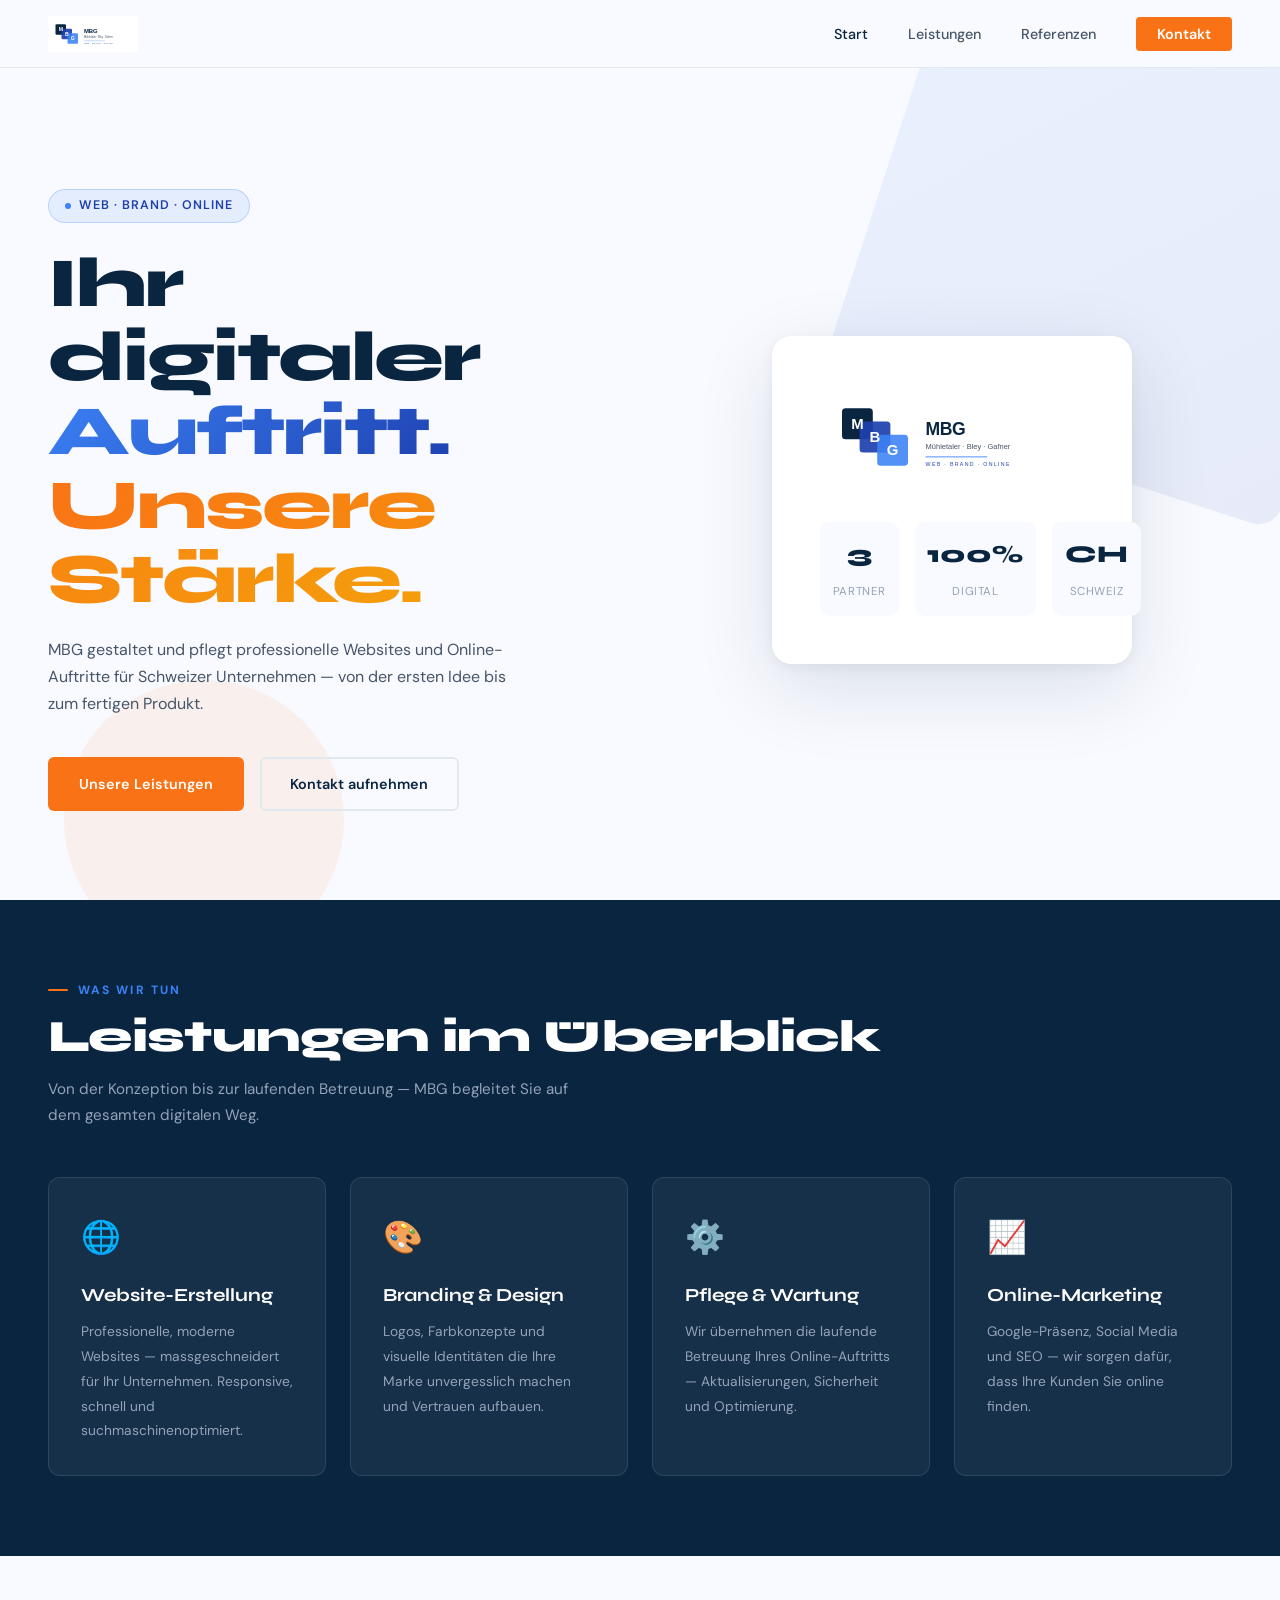
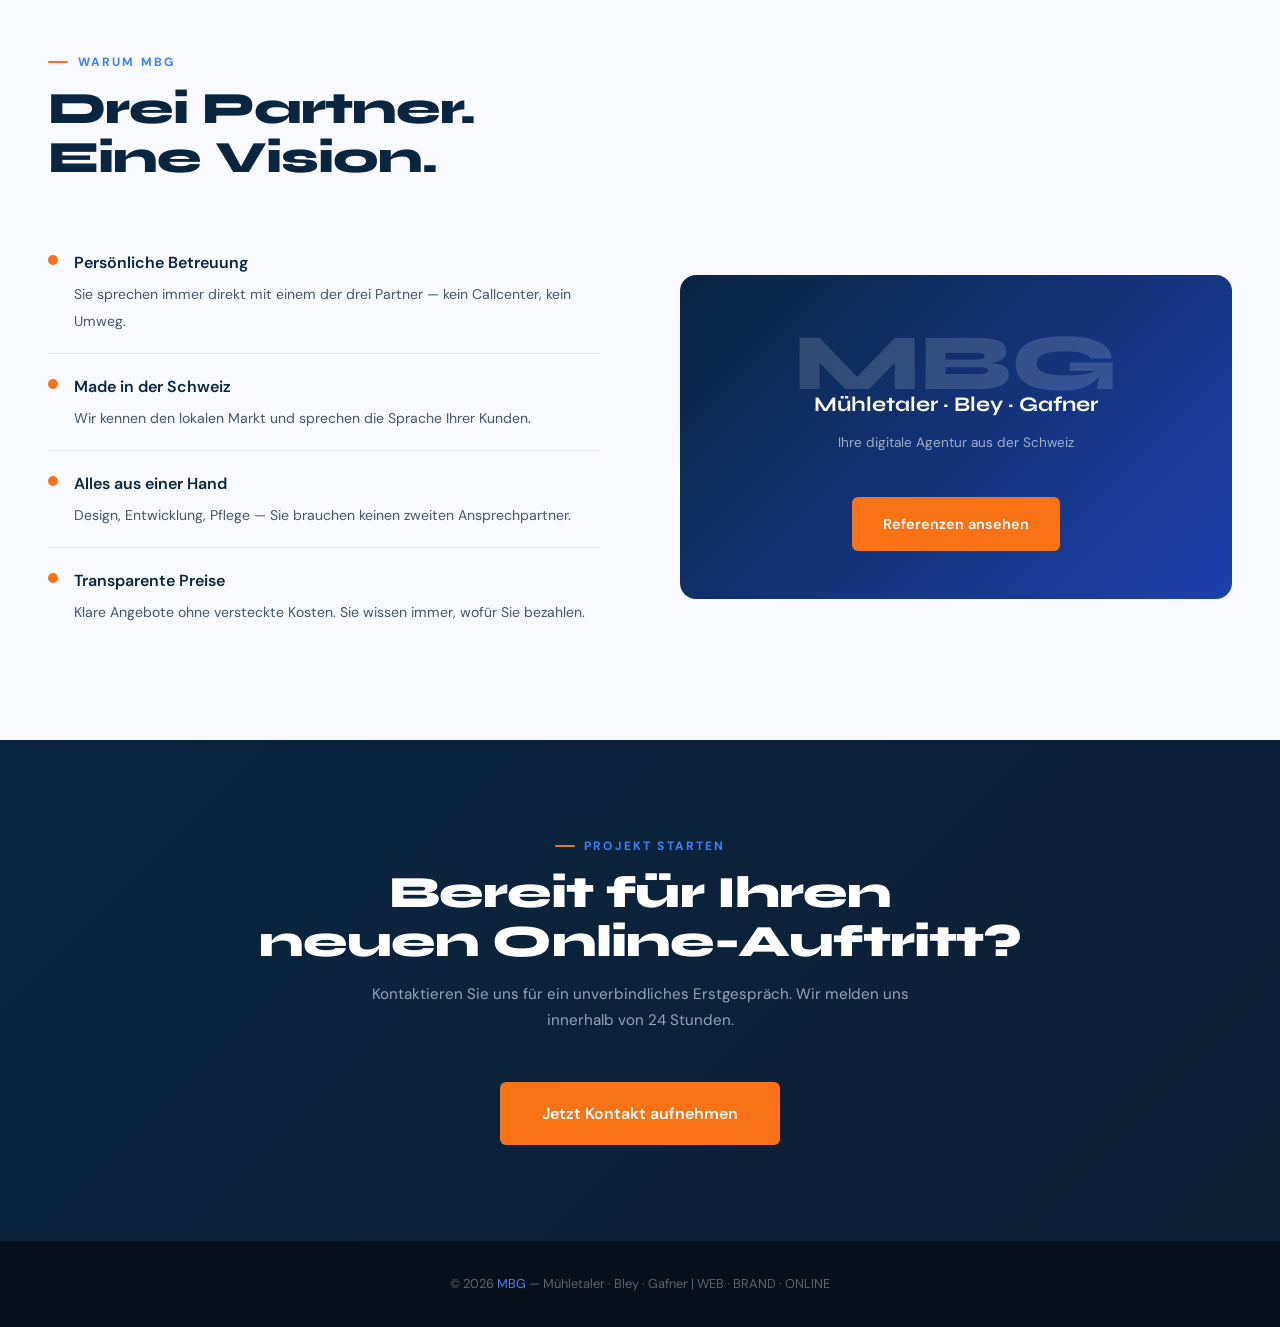
<file: index.html>
<!DOCTYPE html>
<html lang="de">
<head>
  <meta charset="UTF-8" />
  <meta name="viewport" content="width=device-width, initial-scale=1.0" />
  <title>MBG — Mühletaler · Bley · Gafner</title>
  <link rel="stylesheet" href="css/style.css" />
</head>
<body>

  <nav>
    <a href="index.html" class="nav-logo">
      <img src="assets/images/mbg-logo.svg" alt="MBG Logo" />
    </a>
    <ul class="nav-links">
      <li><a href="index.html">Start</a></li>
      <li><a href="leistungen.html">Leistungen</a></li>
      <li><a href="referenzen.html">Referenzen</a></li>
      <li><a href="kontakt.html" class="nav-cta">Kontakt</a></li>
    </ul>
    <button class="nav-toggle" aria-label="Menü">
      <span></span><span></span><span></span>
    </button>
  </nav>

  <main>

    <!-- HERO -->
    <section class="hero">
      <div class="hero-content">
        <span class="hero-badge">WEB · BRAND · ONLINE</span>
        <h1 class="hero-title">
          Ihr digitaler<br>
          <span class="highlight">Auftritt.</span><br>
          <span class="highlight-orange">Unsere Stärke.</span>
        </h1>
        <p class="hero-desc">
          MBG gestaltet und pflegt professionelle Websites und Online-Auftritte
          für Schweizer Unternehmen — von der ersten Idee bis zum fertigen Produkt.
        </p>
        <div class="hero-actions">
          <a href="leistungen.html" class="btn btn-primary">Unsere Leistungen</a>
          <a href="kontakt.html" class="btn btn-secondary">Kontakt aufnehmen</a>
        </div>
      </div>

      <div class="hero-visual">
        <div class="hero-logo-wrap">
          <img src="assets/images/mbg-logo.svg" alt="MBG — Mühletaler · Bley · Gafner" />
          <div class="hero-stats">
            <div class="stat">
              <span class="stat-num">3</span>
              <span class="stat-label">Partner</span>
            </div>
            <div class="stat">
              <span class="stat-num">100%</span>
              <span class="stat-label">Digital</span>
            </div>
            <div class="stat">
              <span class="stat-num">CH</span>
              <span class="stat-label">Schweiz</span>
            </div>
          </div>
        </div>
      </div>
    </section>

    <!-- LEISTUNGEN STRIP -->
    <div class="services-strip">
      <p class="section-label reveal">Was wir tun</p>
      <h2 class="section-title reveal" style="color: #fff;">Leistungen im Überblick</h2>
      <p class="section-sub reveal" style="color: #94a3b8;">
        Von der Konzeption bis zur laufenden Betreuung — MBG begleitet Sie auf dem gesamten digitalen Weg.
      </p>
      <div class="services-grid">
        <div class="service-card reveal">
          <span class="service-icon">🌐</span>
          <h3 class="service-title">Website-Erstellung</h3>
          <p class="service-desc">Professionelle, moderne Websites — massgeschneidert für Ihr Unternehmen. Responsive, schnell und suchmaschinenoptimiert.</p>
        </div>
        <div class="service-card reveal" style="transition-delay:0.1s">
          <span class="service-icon">🎨</span>
          <h3 class="service-title">Branding & Design</h3>
          <p class="service-desc">Logos, Farbkonzepte und visuelle Identitäten die Ihre Marke unvergesslich machen und Vertrauen aufbauen.</p>
        </div>
        <div class="service-card reveal" style="transition-delay:0.2s">
          <span class="service-icon">⚙️</span>
          <h3 class="service-title">Pflege & Wartung</h3>
          <p class="service-desc">Wir übernehmen die laufende Betreuung Ihres Online-Auftritts — Aktualisierungen, Sicherheit und Optimierung.</p>
        </div>
        <div class="service-card reveal" style="transition-delay:0.3s">
          <span class="service-icon">📈</span>
          <h3 class="service-title">Online-Marketing</h3>
          <p class="service-desc">Google-Präsenz, Social Media und SEO — wir sorgen dafür, dass Ihre Kunden Sie online finden.</p>
        </div>
      </div>
    </div>

    <!-- WARUM MBG -->
    <section>
      <p class="section-label reveal">Warum MBG</p>
      <h2 class="section-title reveal">Drei Partner.<br>Eine Vision.</h2>
      <div class="why-grid">
        <ul class="why-list">
          <li class="why-item reveal">
            <div class="why-dot"></div>
            <div class="why-text">
              <strong>Persönliche Betreuung</strong>
              <span>Sie sprechen immer direkt mit einem der drei Partner — kein Callcenter, kein Umweg.</span>
            </div>
          </li>
          <li class="why-item reveal" style="transition-delay:0.1s">
            <div class="why-dot"></div>
            <div class="why-text">
              <strong>Made in der Schweiz</strong>
              <span>Wir kennen den lokalen Markt und sprechen die Sprache Ihrer Kunden.</span>
            </div>
          </li>
          <li class="why-item reveal" style="transition-delay:0.2s">
            <div class="why-dot"></div>
            <div class="why-text">
              <strong>Alles aus einer Hand</strong>
              <span>Design, Entwicklung, Pflege — Sie brauchen keinen zweiten Ansprechpartner.</span>
            </div>
          </li>
          <li class="why-item reveal" style="transition-delay:0.3s">
            <div class="why-dot"></div>
            <div class="why-text">
              <strong>Transparente Preise</strong>
              <span>Klare Angebote ohne versteckte Kosten. Sie wissen immer, wofür Sie bezahlen.</span>
            </div>
          </li>
        </ul>

        <div class="why-visual reveal" style="transition-delay:0.15s">
          <div class="why-visual-num">MBG</div>
          <div class="why-visual-label">Mühletaler · Bley · Gafner</div>
          <div class="why-visual-sub">Ihre digitale Agentur aus der Schweiz</div>
          <br>
          <a href="referenzen.html" class="btn btn-primary" style="margin-top:1rem;">Referenzen ansehen</a>
        </div>
      </div>
    </section>

    <!-- CTA -->
    <div class="contact-section reveal">
      <p class="section-label">Projekt starten</p>
      <h2 class="section-title">Bereit für Ihren<br>neuen Online-Auftritt?</h2>
      <p class="section-sub">
        Kontaktieren Sie uns für ein unverbindliches Erstgespräch.
        Wir melden uns innerhalb von 24 Stunden.
      </p>
      <a href="kontakt.html" class="btn btn-primary" style="font-size:1rem; padding: 1rem 2.5rem;">
        Jetzt Kontakt aufnehmen
      </a>
    </div>

  </main>

  <footer>
    <p>© 2026 <span>MBG</span> — Mühletaler · Bley · Gafner | WEB · BRAND · ONLINE</p>
  </footer>

  <script src="js/main.js"></script>
</body>
</html>
</file>
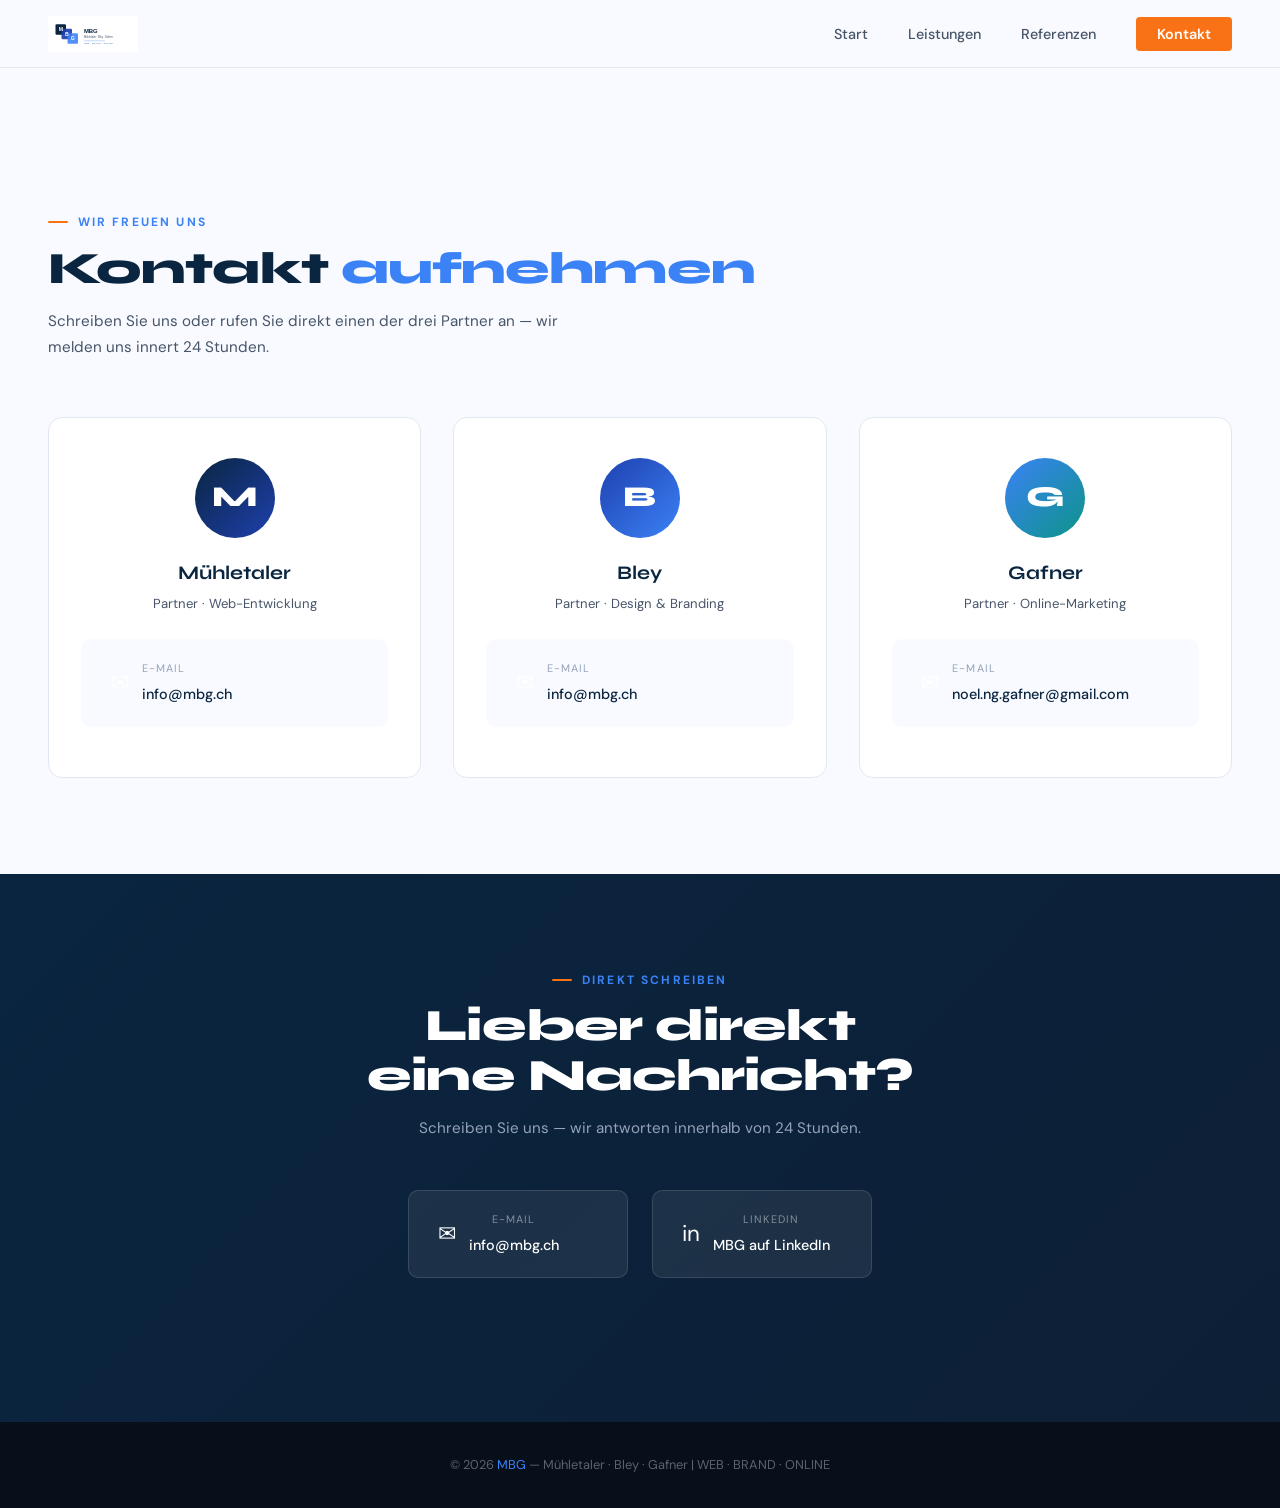
<file: kontakt.html>
<!DOCTYPE html>
<html lang="de">
<head>
  <meta charset="UTF-8" />
  <meta name="viewport" content="width=device-width, initial-scale=1.0" />
  <title>Kontakt — MBG</title>
  <link rel="stylesheet" href="css/style.css" />
</head>
<body>

  <nav>
    <a href="index.html" class="nav-logo">
      <img src="assets/images/mbg-logo.svg" alt="MBG Logo" />
    </a>
    <ul class="nav-links">
      <li><a href="index.html">Start</a></li>
      <li><a href="leistungen.html">Leistungen</a></li>
      <li><a href="referenzen.html">Referenzen</a></li>
      <li><a href="kontakt.html" class="nav-cta">Kontakt</a></li>
    </ul>
    <button class="nav-toggle" aria-label="Menü">
      <span></span><span></span><span></span>
    </button>
  </nav>

  <main>
    <section style="padding-top: 9rem;">
      <p class="section-label reveal">Wir freuen uns</p>
      <h1 class="section-title reveal">Kontakt <span style="color: var(--sky);">aufnehmen</span></h1>
      <p class="section-sub reveal">
        Schreiben Sie uns oder rufen Sie direkt einen der drei Partner an —
        wir melden uns innert 24 Stunden.
      </p>

      <!-- Partner -->
      <div class="partner-grid" style="margin-top: 3.5rem;">

        <div class="partner-card reveal">
          <div class="partner-avatar" style="background: linear-gradient(135deg, #0A2540, #1E40AF);">M</div>
          <div class="partner-name">Mühletaler</div>
          <div class="partner-role" style="margin-bottom:1.5rem;">Partner · Web-Entwicklung</div>
          <a href="mailto:info@mbg.ch" class="contact-item" style="text-align:left; min-width:unset; margin-bottom:0.6rem; background: var(--bg);">
            <div class="contact-icon">✉</div>
            <div>
              <span class="contact-label" style="color: var(--light);">E-Mail</span>
              <span class="contact-value" style="color: var(--navy);">info@mbg.ch</span>
            </div>
          </a>
        </div>

        <div class="partner-card reveal" style="transition-delay:0.1s">
          <div class="partner-avatar" style="background: linear-gradient(135deg, #1E40AF, #3B82F6);">B</div>
          <div class="partner-name">Bley</div>
          <div class="partner-role" style="margin-bottom:1.5rem;">Partner · Design & Branding</div>
          <a href="mailto:info@mbg.ch" class="contact-item" style="text-align:left; min-width:unset; margin-bottom:0.6rem; background: var(--bg);">
            <div class="contact-icon">✉</div>
            <div>
              <span class="contact-label" style="color: var(--light);">E-Mail</span>
              <span class="contact-value" style="color: var(--navy);">info@mbg.ch</span>
            </div>
          </a>
        </div>

        <div class="partner-card reveal" style="transition-delay:0.2s">
          <div class="partner-avatar" style="background: linear-gradient(135deg, #3B82F6, #0D9488);">G</div>
          <div class="partner-name">Gafner</div>
          <div class="partner-role" style="margin-bottom:1.5rem;">Partner · Online-Marketing</div>
          <a href="mailto:noel.ng.gafner@gmail.com" class="contact-item" style="text-align:left; min-width:unset; margin-bottom:0.6rem; background: var(--bg);">
            <div class="contact-icon">✉</div>
            <div>
              <span class="contact-label" style="color: var(--light);">E-Mail</span>
              <span class="contact-value" style="color: var(--navy);">noel.ng.gafner@gmail.com</span>
            </div>
          </a>
        </div>

      </div>
    </section>

    <!-- Allgemeiner Kontakt -->
    <div class="contact-section reveal">
      <p class="section-label">Direkt schreiben</p>
      <h2 class="section-title">Lieber direkt<br>eine Nachricht?</h2>
      <p class="section-sub">
        Schreiben Sie uns — wir antworten innerhalb von 24 Stunden.
      </p>
      <div class="contact-items">
        <a href="mailto:info@mbg.ch" class="contact-item">
          <div class="contact-icon">✉</div>
          <div>
            <span class="contact-label">E-Mail</span>
            <span class="contact-value">info@mbg.ch</span>
          </div>
        </a>
        <a href="https://www.linkedin.com/company/mbg" target="_blank" class="contact-item">
          <div class="contact-icon">in</div>
          <div>
            <span class="contact-label">LinkedIn</span>
            <span class="contact-value">MBG auf LinkedIn</span>
          </div>
        </a>
      </div>
    </div>
  </main>

  <footer>
    <p>© 2026 <span>MBG</span> — Mühletaler · Bley · Gafner | WEB · BRAND · ONLINE</p>
  </footer>

  <script src="js/main.js"></script>
</body>
</html>
</file>
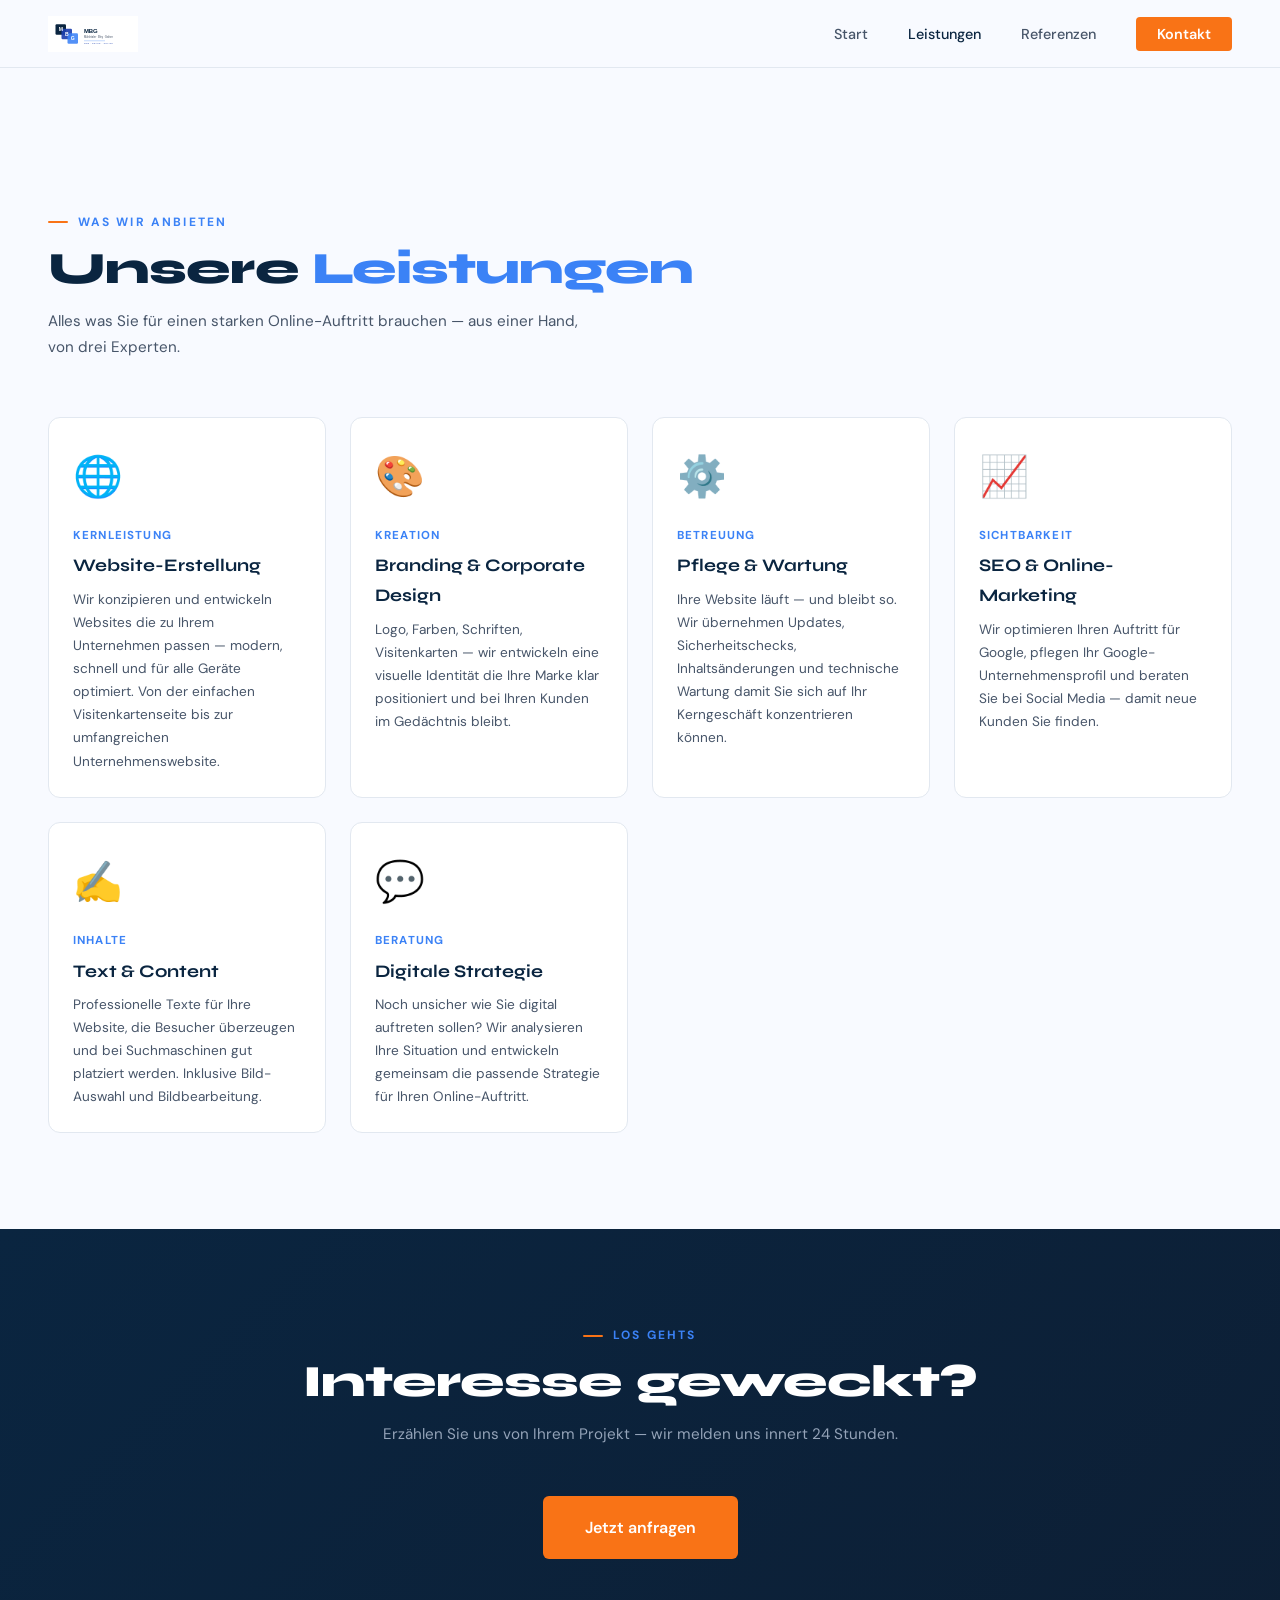
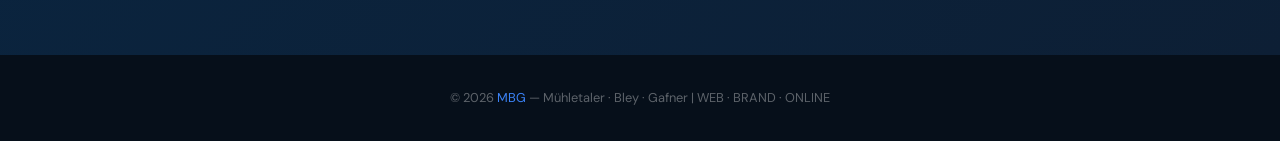
<file: leistungen.html>
<!DOCTYPE html>
<html lang="de">
<head>
  <meta charset="UTF-8" />
  <meta name="viewport" content="width=device-width, initial-scale=1.0" />
  <title>Leistungen — MBG</title>
  <link rel="stylesheet" href="css/style.css" />
</head>
<body>

  <nav>
    <a href="index.html" class="nav-logo">
      <img src="assets/images/mbg-logo.svg" alt="MBG Logo" />
    </a>
    <ul class="nav-links">
      <li><a href="index.html">Start</a></li>
      <li><a href="leistungen.html">Leistungen</a></li>
      <li><a href="referenzen.html">Referenzen</a></li>
      <li><a href="kontakt.html" class="nav-cta">Kontakt</a></li>
    </ul>
    <button class="nav-toggle" aria-label="Menü">
      <span></span><span></span><span></span>
    </button>
  </nav>

  <main>
    <section style="padding-top: 9rem;">
      <p class="section-label reveal">Was wir anbieten</p>
      <h1 class="section-title reveal">Unsere <span style="color: var(--sky);">Leistungen</span></h1>
      <p class="section-sub reveal">
        Alles was Sie für einen starken Online-Auftritt brauchen — aus einer Hand, von drei Experten.
      </p>

      <div class="services-grid" style="margin-top: 3.5rem;">

        <div class="card reveal" style="border-radius:12px; border: 1px solid var(--border);">
          <div class="card-body">
            <div style="font-size:2.5rem; margin-bottom: 1rem;">🌐</div>
            <p class="card-tag">Kernleistung</p>
            <h3 class="card-title">Website-Erstellung</h3>
            <p class="card-desc">
              Wir konzipieren und entwickeln Websites die zu Ihrem Unternehmen passen —
              modern, schnell und für alle Geräte optimiert. Von der einfachen Visitenkartenseite
              bis zur umfangreichen Unternehmenswebsite.
            </p>
          </div>
        </div>

        <div class="card reveal" style="border-radius:12px; border: 1px solid var(--border); transition-delay:0.1s">
          <div class="card-body">
            <div style="font-size:2.5rem; margin-bottom: 1rem;">🎨</div>
            <p class="card-tag">Kreation</p>
            <h3 class="card-title">Branding & Corporate Design</h3>
            <p class="card-desc">
              Logo, Farben, Schriften, Visitenkarten — wir entwickeln eine visuelle Identität
              die Ihre Marke klar positioniert und bei Ihren Kunden im Gedächtnis bleibt.
            </p>
          </div>
        </div>

        <div class="card reveal" style="border-radius:12px; border: 1px solid var(--border); transition-delay:0.2s">
          <div class="card-body">
            <div style="font-size:2.5rem; margin-bottom: 1rem;">⚙️</div>
            <p class="card-tag">Betreuung</p>
            <h3 class="card-title">Pflege & Wartung</h3>
            <p class="card-desc">
              Ihre Website läuft — und bleibt so. Wir übernehmen Updates, Sicherheitschecks,
              Inhaltsänderungen und technische Wartung damit Sie sich auf Ihr Kerngeschäft konzentrieren können.
            </p>
          </div>
        </div>

        <div class="card reveal" style="border-radius:12px; border: 1px solid var(--border); transition-delay:0.3s">
          <div class="card-body">
            <div style="font-size:2.5rem; margin-bottom: 1rem;">📈</div>
            <p class="card-tag">Sichtbarkeit</p>
            <h3 class="card-title">SEO & Online-Marketing</h3>
            <p class="card-desc">
              Wir optimieren Ihren Auftritt für Google, pflegen Ihr Google-Unternehmensprofil
              und beraten Sie bei Social Media — damit neue Kunden Sie finden.
            </p>
          </div>
        </div>

        <div class="card reveal" style="border-radius:12px; border: 1px solid var(--border); transition-delay:0.1s">
          <div class="card-body">
            <div style="font-size:2.5rem; margin-bottom: 1rem;">✍️</div>
            <p class="card-tag">Inhalte</p>
            <h3 class="card-title">Text & Content</h3>
            <p class="card-desc">
              Professionelle Texte für Ihre Website, die Besucher überzeugen und bei Suchmaschinen
              gut platziert werden. Inklusive Bild-Auswahl und Bildbearbeitung.
            </p>
          </div>
        </div>

        <div class="card reveal" style="border-radius:12px; border: 1px solid var(--border); transition-delay:0.2s">
          <div class="card-body">
            <div style="font-size:2.5rem; margin-bottom: 1rem;">💬</div>
            <p class="card-tag">Beratung</p>
            <h3 class="card-title">Digitale Strategie</h3>
            <p class="card-desc">
              Noch unsicher wie Sie digital auftreten sollen? Wir analysieren Ihre Situation
              und entwickeln gemeinsam die passende Strategie für Ihren Online-Auftritt.
            </p>
          </div>
        </div>

      </div>
    </section>

    <div class="contact-section reveal">
      <p class="section-label">Los gehts</p>
      <h2 class="section-title">Interesse geweckt?</h2>
      <p class="section-sub">
        Erzählen Sie uns von Ihrem Projekt — wir melden uns innert 24 Stunden.
      </p>
      <a href="kontakt.html" class="btn btn-primary" style="font-size:1rem; padding: 1rem 2.5rem;">
        Jetzt anfragen
      </a>
    </div>
  </main>

  <footer>
    <p>© 2026 <span>MBG</span> — Mühletaler · Bley · Gafner | WEB · BRAND · ONLINE</p>
  </footer>

  <script src="js/main.js"></script>
</body>
</html>
</file>
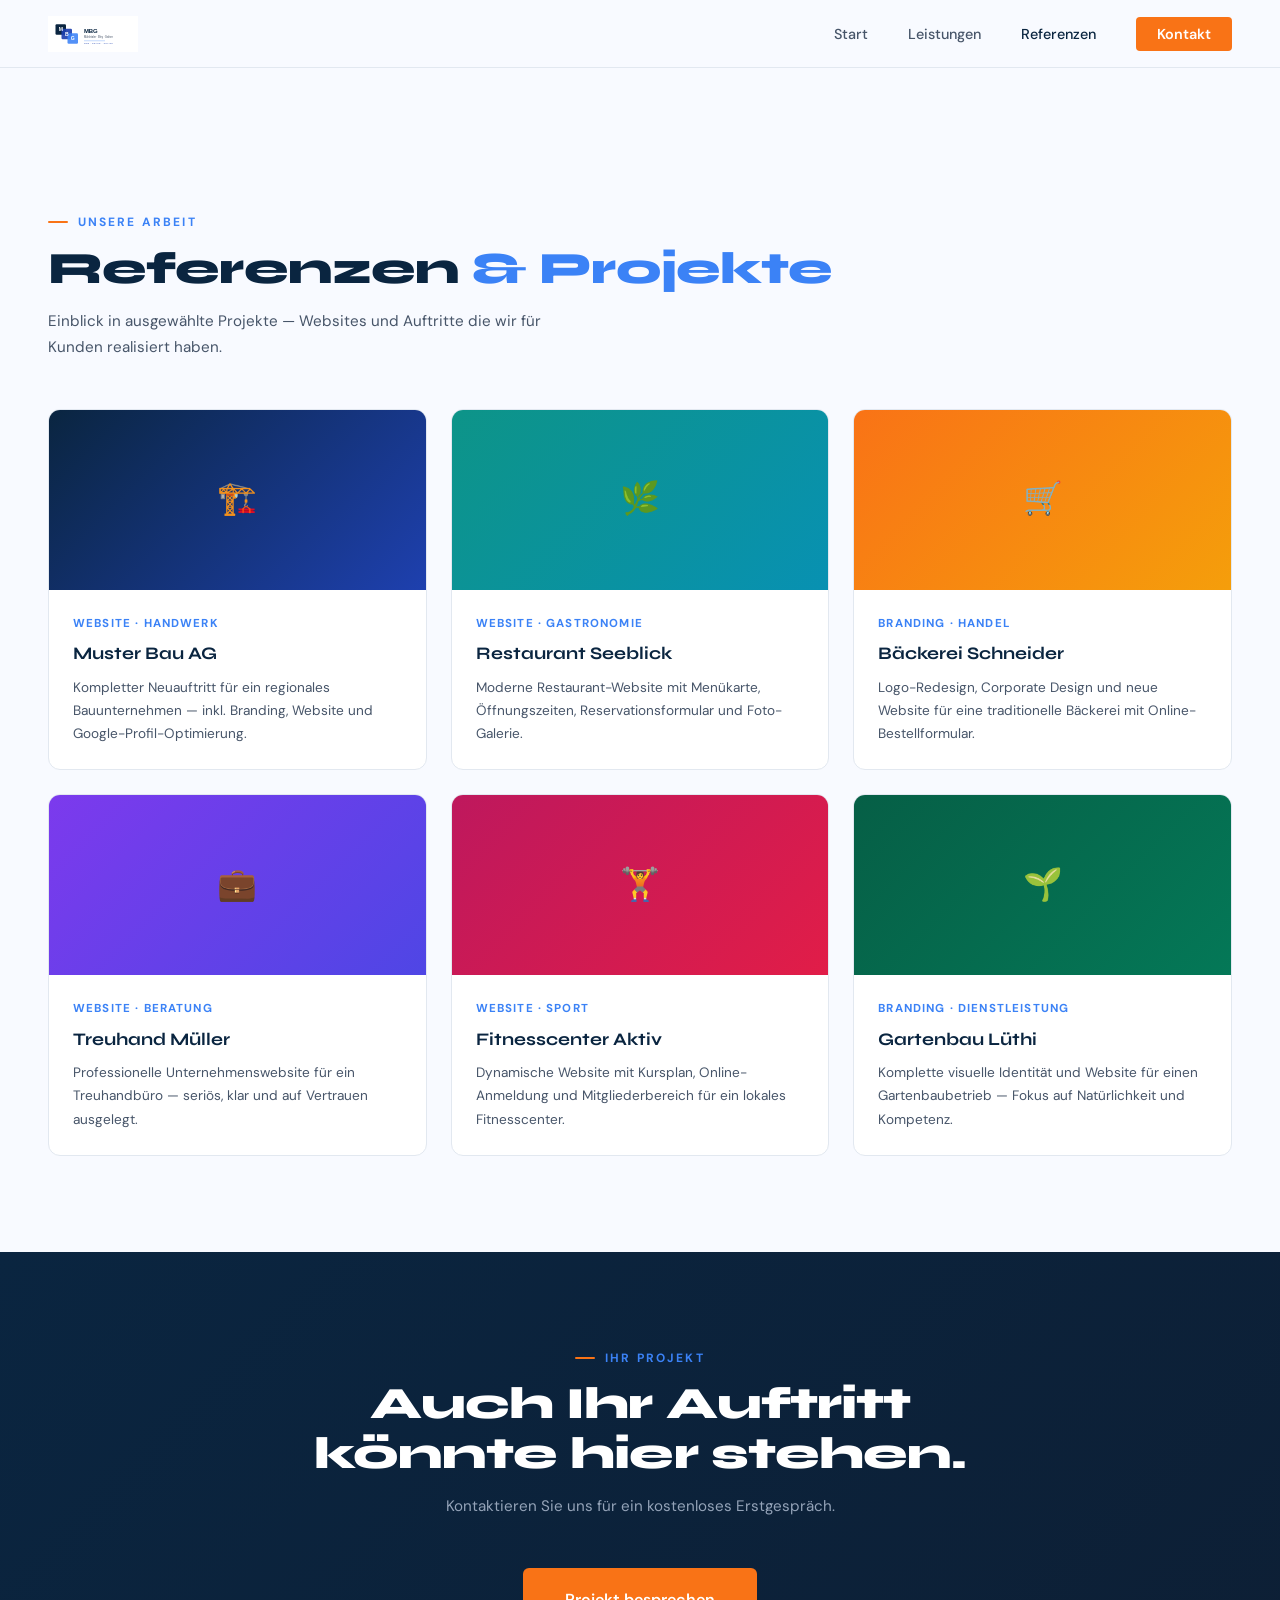
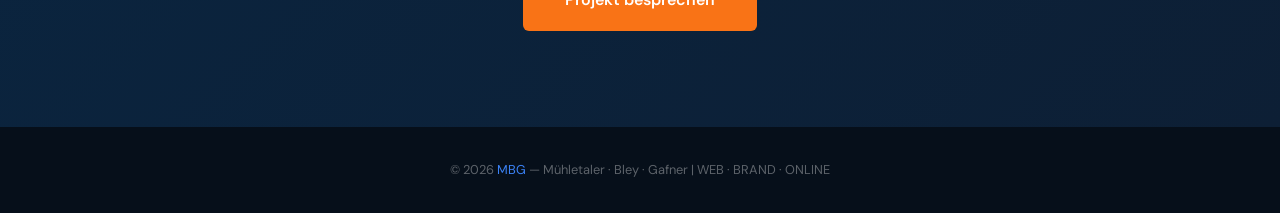
<file: referenzen.html>
<!DOCTYPE html>
<html lang="de">
<head>
  <meta charset="UTF-8" />
  <meta name="viewport" content="width=device-width, initial-scale=1.0" />
  <title>Referenzen — MBG</title>
  <link rel="stylesheet" href="css/style.css" />
</head>
<body>

  <nav>
    <a href="index.html" class="nav-logo">
      <img src="assets/images/mbg-logo.svg" alt="MBG Logo" />
    </a>
    <ul class="nav-links">
      <li><a href="index.html">Start</a></li>
      <li><a href="leistungen.html">Leistungen</a></li>
      <li><a href="referenzen.html">Referenzen</a></li>
      <li><a href="kontakt.html" class="nav-cta">Kontakt</a></li>
    </ul>
    <button class="nav-toggle" aria-label="Menü">
      <span></span><span></span><span></span>
    </button>
  </nav>

  <main>
    <section style="padding-top: 9rem;">
      <p class="section-label reveal">Unsere Arbeit</p>
      <h1 class="section-title reveal">Referenzen <span style="color: var(--sky);">&amp; Projekte</span></h1>
      <p class="section-sub reveal">
        Einblick in ausgewählte Projekte — Websites und Auftritte die wir für Kunden realisiert haben.
      </p>

      <div class="card-grid">

        <div class="card reveal">
          <div class="card-thumb" style="background: linear-gradient(135deg, #0A2540, #1E40AF);">
            <span style="color:white; font-size:2rem;">🏗️</span>
          </div>
          <div class="card-body">
            <p class="card-tag">Website · Handwerk</p>
            <h3 class="card-title">Muster Bau AG</h3>
            <p class="card-desc">Kompletter Neuauftritt für ein regionales Bauunternehmen — inkl. Branding, Website und Google-Profil-Optimierung.</p>
          </div>
        </div>

        <div class="card reveal" style="transition-delay:0.1s">
          <div class="card-thumb" style="background: linear-gradient(135deg, #0D9488, #0891b2);">
            <span style="color:white; font-size:2rem;">🌿</span>
          </div>
          <div class="card-body">
            <p class="card-tag">Website · Gastronomie</p>
            <h3 class="card-title">Restaurant Seeblick</h3>
            <p class="card-desc">Moderne Restaurant-Website mit Menükarte, Öffnungszeiten, Reservationsformular und Foto-Galerie.</p>
          </div>
        </div>

        <div class="card reveal" style="transition-delay:0.2s">
          <div class="card-thumb" style="background: linear-gradient(135deg, #F97316, #f59e0b);">
            <span style="color:white; font-size:2rem;">🛒</span>
          </div>
          <div class="card-body">
            <p class="card-tag">Branding · Handel</p>
            <h3 class="card-title">Bäckerei Schneider</h3>
            <p class="card-desc">Logo-Redesign, Corporate Design und neue Website für eine traditionelle Bäckerei mit Online-Bestellformular.</p>
          </div>
        </div>

        <div class="card reveal" style="transition-delay:0.1s">
          <div class="card-thumb" style="background: linear-gradient(135deg, #7c3aed, #4f46e5);">
            <span style="color:white; font-size:2rem;">💼</span>
          </div>
          <div class="card-body">
            <p class="card-tag">Website · Beratung</p>
            <h3 class="card-title">Treuhand Müller</h3>
            <p class="card-desc">Professionelle Unternehmenswebsite für ein Treuhandbüro — seriös, klar und auf Vertrauen ausgelegt.</p>
          </div>
        </div>

        <div class="card reveal" style="transition-delay:0.2s">
          <div class="card-thumb" style="background: linear-gradient(135deg, #be185d, #e11d48);">
            <span style="color:white; font-size:2rem;">🏋️</span>
          </div>
          <div class="card-body">
            <p class="card-tag">Website · Sport</p>
            <h3 class="card-title">Fitnesscenter Aktiv</h3>
            <p class="card-desc">Dynamische Website mit Kursplan, Online-Anmeldung und Mitgliederbereich für ein lokales Fitnesscenter.</p>
          </div>
        </div>

        <div class="card reveal" style="transition-delay:0.3s">
          <div class="card-thumb" style="background: linear-gradient(135deg, #065f46, #047857);">
            <span style="color:white; font-size:2rem;">🌱</span>
          </div>
          <div class="card-body">
            <p class="card-tag">Branding · Dienstleistung</p>
            <h3 class="card-title">Gartenbau Lüthi</h3>
            <p class="card-desc">Komplette visuelle Identität und Website für einen Gartenbaubetrieb — Fokus auf Natürlichkeit und Kompetenz.</p>
          </div>
        </div>

      </div>
    </section>

    <div class="contact-section reveal">
      <p class="section-label">Ihr Projekt</p>
      <h2 class="section-title">Auch Ihr Auftritt<br>könnte hier stehen.</h2>
      <p class="section-sub">
        Kontaktieren Sie uns für ein kostenloses Erstgespräch.
      </p>
      <a href="kontakt.html" class="btn btn-primary" style="font-size:1rem; padding: 1rem 2.5rem;">
        Projekt besprechen
      </a>
    </div>
  </main>

  <footer>
    <p>© 2026 <span>MBG</span> — Mühletaler · Bley · Gafner | WEB · BRAND · ONLINE</p>
  </footer>

  <script src="js/main.js"></script>
</body>
</html>
</file>
<file: css/style.css>
@import url('https://fonts.googleapis.com/css2?family=Syne:wght@400;600;700;800&family=DM+Sans:wght@300;400;500&display=swap');

:root {
  --navy:    #0A2540;
  --blue:    #1E40AF;
  --sky:     #3B82F6;
  --orange:  #F97316;
  --teal:    #0D9488;
  --slate:   #475569;
  --light:   #94A3B8;
  --bg:      #F8FAFF;
  --white:   #FFFFFF;
  --border:  #E2E8F0;
  --head:    'Syne', sans-serif;
  --body:    'DM Sans', sans-serif;
}

*, *::before, *::after { box-sizing: border-box; margin: 0; padding: 0; }
html { scroll-behavior: smooth; }

body {
  font-family: var(--body);
  background: var(--bg);
  color: var(--navy);
  font-size: 16px;
  line-height: 1.7;
  overflow-x: hidden;
}

/* ─── NAV ─── */
nav {
  position: fixed;
  top: 0; left: 0; right: 0;
  z-index: 100;
  display: flex;
  align-items: center;
  justify-content: space-between;
  padding: 0 3rem;
  height: 68px;
  background: rgba(248,250,255,0.92);
  backdrop-filter: blur(16px);
  border-bottom: 1px solid var(--border);
}

.nav-logo img {
  height: 36px;
  width: auto;
  display: block;
}

.nav-links {
  display: flex;
  gap: 2.5rem;
  list-style: none;
}

.nav-links a {
  color: var(--slate);
  text-decoration: none;
  font-size: 0.9rem;
  font-weight: 500;
  transition: color 0.2s;
}

.nav-links a:hover,
.nav-links a.active { color: var(--navy); }

.nav-cta {
  background: var(--orange);
  color: var(--white) !important;
  padding: 0.5rem 1.3rem;
  border-radius: 4px;
  font-weight: 600 !important;
  transition: background 0.2s, transform 0.2s !important;
}

.nav-cta:hover {
  background: #ea6c0a !important;
  transform: translateY(-1px);
}

.nav-toggle {
  display: none;
  flex-direction: column;
  gap: 5px;
  cursor: pointer;
  background: none;
  border: none;
  padding: 4px;
}

.nav-toggle span {
  display: block;
  width: 22px; height: 2px;
  background: var(--navy);
  transition: all 0.3s;
}

/* ─── MAIN ─── */
main { padding-top: 68px; }

/* ─── HERO ─── */
.hero {
  position: relative;
  min-height: calc(100vh - 68px);
  display: grid;
  grid-template-columns: 1fr 1fr;
  align-items: center;
  gap: 4rem;
  padding: 6rem 3rem 4rem;
  overflow: hidden;
}

/* Background geometric shapes */
.hero::before {
  content: '';
  position: absolute;
  top: -80px; right: -80px;
  width: 480px; height: 480px;
  background: linear-gradient(135deg, #3B82F6 0%, #1E40AF 100%);
  border-radius: 24px;
  transform: rotate(18deg);
  opacity: 0.08;
}

.hero::after {
  content: '';
  position: absolute;
  bottom: -60px; left: 5%;
  width: 280px; height: 280px;
  background: var(--orange);
  border-radius: 50%;
  opacity: 0.07;
}

.hero-content { position: relative; z-index: 1; }

.hero-badge {
  display: inline-flex;
  align-items: center;
  gap: 0.5rem;
  background: rgba(59,130,246,0.1);
  color: var(--blue);
  border: 1px solid rgba(59,130,246,0.25);
  padding: 0.35rem 1rem;
  border-radius: 100px;
  font-size: 0.78rem;
  font-weight: 600;
  letter-spacing: 0.08em;
  text-transform: uppercase;
  margin-bottom: 1.5rem;
  opacity: 0;
  animation: fadeUp 0.6s ease 0.2s forwards;
}

.hero-badge::before {
  content: '';
  width: 6px; height: 6px;
  background: var(--sky);
  border-radius: 50%;
  animation: pulse 2s infinite;
}

.hero-title {
  font-family: var(--head);
  font-size: clamp(2.8rem, 5.5vw, 4.5rem);
  font-weight: 800;
  line-height: 1.05;
  letter-spacing: -0.03em;
  color: var(--navy);
  margin-bottom: 1.2rem;
  opacity: 0;
  animation: fadeUp 0.6s ease 0.35s forwards;
}

.hero-title .highlight {
  background: linear-gradient(135deg, var(--sky), var(--blue));
  -webkit-background-clip: text;
  -webkit-text-fill-color: transparent;
  background-clip: text;
}

.hero-title .highlight-orange {
  background: linear-gradient(135deg, var(--orange), #f59e0b);
  -webkit-background-clip: text;
  -webkit-text-fill-color: transparent;
  background-clip: text;
}

.hero-desc {
  color: var(--slate);
  font-size: 1rem;
  max-width: 480px;
  margin-bottom: 2.5rem;
  opacity: 0;
  animation: fadeUp 0.6s ease 0.5s forwards;
}

.hero-actions {
  display: flex;
  gap: 1rem;
  flex-wrap: wrap;
  opacity: 0;
  animation: fadeUp 0.6s ease 0.65s forwards;
}

.hero-visual {
  position: relative;
  z-index: 1;
  display: flex;
  justify-content: center;
  align-items: center;
  opacity: 0;
  animation: fadeUp 0.7s ease 0.5s forwards;
}

.hero-logo-wrap {
  background: var(--white);
  border-radius: 20px;
  padding: 3rem;
  box-shadow: 0 24px 80px rgba(10,37,64,0.12), 0 4px 16px rgba(10,37,64,0.06);
  max-width: 360px;
  width: 100%;
}

.hero-logo-wrap img { width: 100%; height: auto; }

.hero-stats {
  display: grid;
  grid-template-columns: repeat(3, 1fr);
  gap: 1rem;
  margin-top: 1.5rem;
}

.stat {
  text-align: center;
  padding: 0.8rem;
  background: var(--bg);
  border-radius: 10px;
}

.stat-num {
  font-family: var(--head);
  font-size: 1.5rem;
  font-weight: 800;
  color: var(--navy);
  display: block;
}

.stat-label {
  font-size: 0.72rem;
  color: var(--light);
  text-transform: uppercase;
  letter-spacing: 0.05em;
}

/* ─── BUTTONS ─── */
.btn {
  display: inline-flex;
  align-items: center;
  gap: 0.4rem;
  padding: 0.8rem 1.8rem;
  font-family: var(--body);
  font-size: 0.9rem;
  font-weight: 600;
  text-decoration: none;
  border-radius: 6px;
  border: 2px solid transparent;
  cursor: pointer;
  transition: all 0.22s ease;
}

.btn-primary {
  background: var(--orange);
  color: var(--white);
}

.btn-primary:hover {
  background: #ea6c0a;
  transform: translateY(-2px);
  box-shadow: 0 8px 24px rgba(249,115,22,0.35);
}

.btn-secondary {
  background: transparent;
  color: var(--navy);
  border-color: var(--border);
}

.btn-secondary:hover {
  border-color: var(--navy);
  background: var(--navy);
  color: var(--white);
}

.btn-blue {
  background: var(--navy);
  color: var(--white);
}

.btn-blue:hover {
  background: var(--blue);
  transform: translateY(-2px);
  box-shadow: 0 8px 24px rgba(30,64,175,0.3);
}

/* ─── SECTION BASE ─── */
section {
  padding: 6rem 3rem;
}

.section-label {
  font-size: 0.75rem;
  font-weight: 700;
  letter-spacing: 0.18em;
  text-transform: uppercase;
  color: var(--sky);
  margin-bottom: 0.7rem;
  display: flex;
  align-items: center;
  gap: 0.6rem;
}

.section-label::before {
  content: '';
  width: 20px; height: 2px;
  background: var(--orange);
  border-radius: 2px;
  flex-shrink: 0;
}

.section-title {
  font-family: var(--head);
  font-size: clamp(2rem, 3.5vw, 2.8rem);
  font-weight: 800;
  line-height: 1.1;
  letter-spacing: -0.02em;
  color: var(--navy);
  margin-bottom: 1rem;
}

.section-sub {
  color: var(--slate);
  max-width: 540px;
  font-size: 0.95rem;
}

/* ─── LEISTUNGEN (Services strip on home) ─── */
.services-strip {
  background: var(--navy);
  padding: 5rem 3rem;
}

.services-strip .section-label { color: var(--sky); }
.services-strip .section-title { color: var(--white); }
.services-strip .section-sub { color: var(--light); }

.services-grid {
  display: grid;
  grid-template-columns: repeat(auto-fit, minmax(260px, 1fr));
  gap: 1.5rem;
  margin-top: 3rem;
}

.service-card {
  background: rgba(255,255,255,0.05);
  border: 1px solid rgba(255,255,255,0.1);
  border-radius: 12px;
  padding: 2rem;
  transition: background 0.25s, transform 0.25s, border-color 0.25s;
}

.service-card:hover {
  background: rgba(255,255,255,0.09);
  border-color: rgba(59,130,246,0.4);
  transform: translateY(-4px);
}

.service-icon {
  font-size: 2rem;
  margin-bottom: 1rem;
  display: block;
}

.service-title {
  font-family: var(--head);
  font-size: 1.15rem;
  font-weight: 700;
  color: var(--white);
  margin-bottom: 0.5rem;
}

.service-desc {
  font-size: 0.86rem;
  color: var(--light);
  line-height: 1.8;
}

/* ─── WARUM MBG ─── */
.why-grid {
  display: grid;
  grid-template-columns: 1fr 1fr;
  gap: 5rem;
  align-items: center;
  margin-top: 3rem;
}

.why-list { list-style: none; }

.why-item {
  display: flex;
  gap: 1rem;
  align-items: flex-start;
  padding: 1.2rem 0;
  border-bottom: 1px solid var(--border);
}

.why-item:last-child { border-bottom: none; }

.why-dot {
  width: 10px; height: 10px;
  background: var(--orange);
  border-radius: 50%;
  flex-shrink: 0;
  margin-top: 6px;
}

.why-text strong {
  display: block;
  font-weight: 600;
  color: var(--navy);
  margin-bottom: 0.2rem;
}

.why-text span { color: var(--slate); font-size: 0.88rem; }

.why-visual {
  background: linear-gradient(135deg, var(--navy) 0%, var(--blue) 100%);
  border-radius: 16px;
  padding: 3rem;
  color: var(--white);
  text-align: center;
}

.why-visual-num {
  font-family: var(--head);
  font-size: 5rem;
  font-weight: 800;
  line-height: 1;
  color: rgba(255,255,255,0.15);
  margin-bottom: -1rem;
}

.why-visual-label {
  font-family: var(--head);
  font-size: 1.3rem;
  font-weight: 700;
  margin-bottom: 0.5rem;
}

.why-visual-sub { font-size: 0.85rem; color: rgba(255,255,255,0.6); }

/* ─── CARDS (Referenzen) ─── */
.card-grid {
  display: grid;
  grid-template-columns: repeat(auto-fill, minmax(300px, 1fr));
  gap: 1.5rem;
  margin-top: 3rem;
}

.card {
  background: var(--white);
  border: 1px solid var(--border);
  border-radius: 12px;
  overflow: hidden;
  transition: transform 0.25s, box-shadow 0.25s;
}

.card:hover {
  transform: translateY(-5px);
  box-shadow: 0 20px 50px rgba(10,37,64,0.1);
}

.card-thumb {
  height: 180px;
  display: flex;
  align-items: center;
  justify-content: center;
  font-size: 3rem;
  font-weight: 800;
  font-family: var(--head);
}

.card-body { padding: 1.5rem; }

.card-tag {
  font-size: 0.72rem;
  font-weight: 700;
  letter-spacing: 0.1em;
  text-transform: uppercase;
  color: var(--sky);
  margin-bottom: 0.4rem;
}

.card-title {
  font-family: var(--head);
  font-size: 1.1rem;
  font-weight: 700;
  color: var(--navy);
  margin-bottom: 0.4rem;
}

.card-desc {
  font-size: 0.85rem;
  color: var(--slate);
  line-height: 1.7;
}

/* ─── PARTNER ─── */
.partner-grid {
  display: grid;
  grid-template-columns: repeat(3, 1fr);
  gap: 2rem;
  margin-top: 3rem;
}

.partner-card {
  background: var(--white);
  border: 1px solid var(--border);
  border-radius: 14px;
  padding: 2.5rem 2rem;
  text-align: center;
  transition: box-shadow 0.25s, transform 0.25s;
}

.partner-card:hover {
  transform: translateY(-4px);
  box-shadow: 0 16px 40px rgba(10,37,64,0.09);
}

.partner-avatar {
  width: 80px; height: 80px;
  border-radius: 50%;
  display: flex;
  align-items: center;
  justify-content: center;
  font-family: var(--head);
  font-size: 1.8rem;
  font-weight: 800;
  color: var(--white);
  margin: 0 auto 1.2rem;
}

.partner-name {
  font-family: var(--head);
  font-size: 1.2rem;
  font-weight: 700;
  color: var(--navy);
  margin-bottom: 0.2rem;
}

.partner-role {
  font-size: 0.82rem;
  color: var(--slate);
}

/* ─── CONTACT ─── */
.contact-section {
  background: linear-gradient(135deg, var(--navy) 0%, #0d1f35 100%);
  padding: 6rem 3rem;
  text-align: center;
}

.contact-section .section-label { justify-content: center; color: var(--sky); }
.contact-section .section-title { color: var(--white); }
.contact-section .section-sub { color: var(--light); margin: 0 auto 3rem; }

.contact-items {
  display: flex;
  justify-content: center;
  gap: 1.5rem;
  flex-wrap: wrap;
  margin-bottom: 3rem;
}

.contact-item {
  display: flex;
  align-items: center;
  gap: 0.8rem;
  background: rgba(255,255,255,0.07);
  border: 1px solid rgba(255,255,255,0.12);
  border-radius: 10px;
  padding: 1.2rem 1.8rem;
  text-decoration: none;
  color: var(--white);
  transition: background 0.22s, transform 0.22s;
  min-width: 220px;
}

.contact-item:hover {
  background: rgba(255,255,255,0.12);
  transform: translateY(-3px);
}

.contact-icon { font-size: 1.4rem; }

.contact-label {
  display: block;
  font-size: 0.68rem;
  letter-spacing: 0.1em;
  text-transform: uppercase;
  color: rgba(255,255,255,0.45);
  margin-bottom: 0.15rem;
}

.contact-value { font-weight: 500; font-size: 0.9rem; }

/* ─── FOOTER ─── */
footer {
  background: #060f1a;
  color: rgba(255,255,255,0.35);
  text-align: center;
  padding: 2rem;
  font-size: 0.8rem;
}

footer span { color: var(--sky); }

/* ─── DIVIDER ─── */
.divider {
  height: 1px;
  background: var(--border);
  margin: 0 3rem;
}

/* ─── ANIMATIONS ─── */
@keyframes fadeUp {
  from { opacity: 0; transform: translateY(24px); }
  to   { opacity: 1; transform: translateY(0); }
}

@keyframes pulse {
  0%, 100% { opacity: 1; }
  50% { opacity: 0.4; }
}

.reveal {
  opacity: 0;
  transform: translateY(28px);
  transition: opacity 0.65s ease, transform 0.65s ease;
}

.reveal.visible { opacity: 1; transform: translateY(0); }

/* ─── RESPONSIVE ─── */
@media (max-width: 900px) {
  .hero { grid-template-columns: 1fr; text-align: center; }
  .hero-desc { margin: 0 auto 2.5rem; }
  .hero-actions { justify-content: center; }
  .hero-visual { order: -1; }
  .why-grid { grid-template-columns: 1fr; gap: 2.5rem; }
  .partner-grid { grid-template-columns: 1fr; }
}

@media (max-width: 768px) {
  nav { padding: 0 1.5rem; }

  .nav-links {
    display: none;
    position: absolute;
    top: 68px; left: 0; right: 0;
    background: var(--bg);
    border-bottom: 1px solid var(--border);
    flex-direction: column;
    padding: 1.5rem;
    gap: 1.2rem;
  }

  .nav-links.open { display: flex; }
  .nav-toggle { display: flex; }

  section, .services-strip, .contact-section { padding: 4rem 1.5rem; }
  .hero { padding: 4rem 1.5rem 3rem; }
  .partner-grid { grid-template-columns: 1fr 1fr; }
}

@media (max-width: 480px) {
  .partner-grid { grid-template-columns: 1fr; }
  .hero-stats { grid-template-columns: repeat(3, 1fr); }
}
</file>
